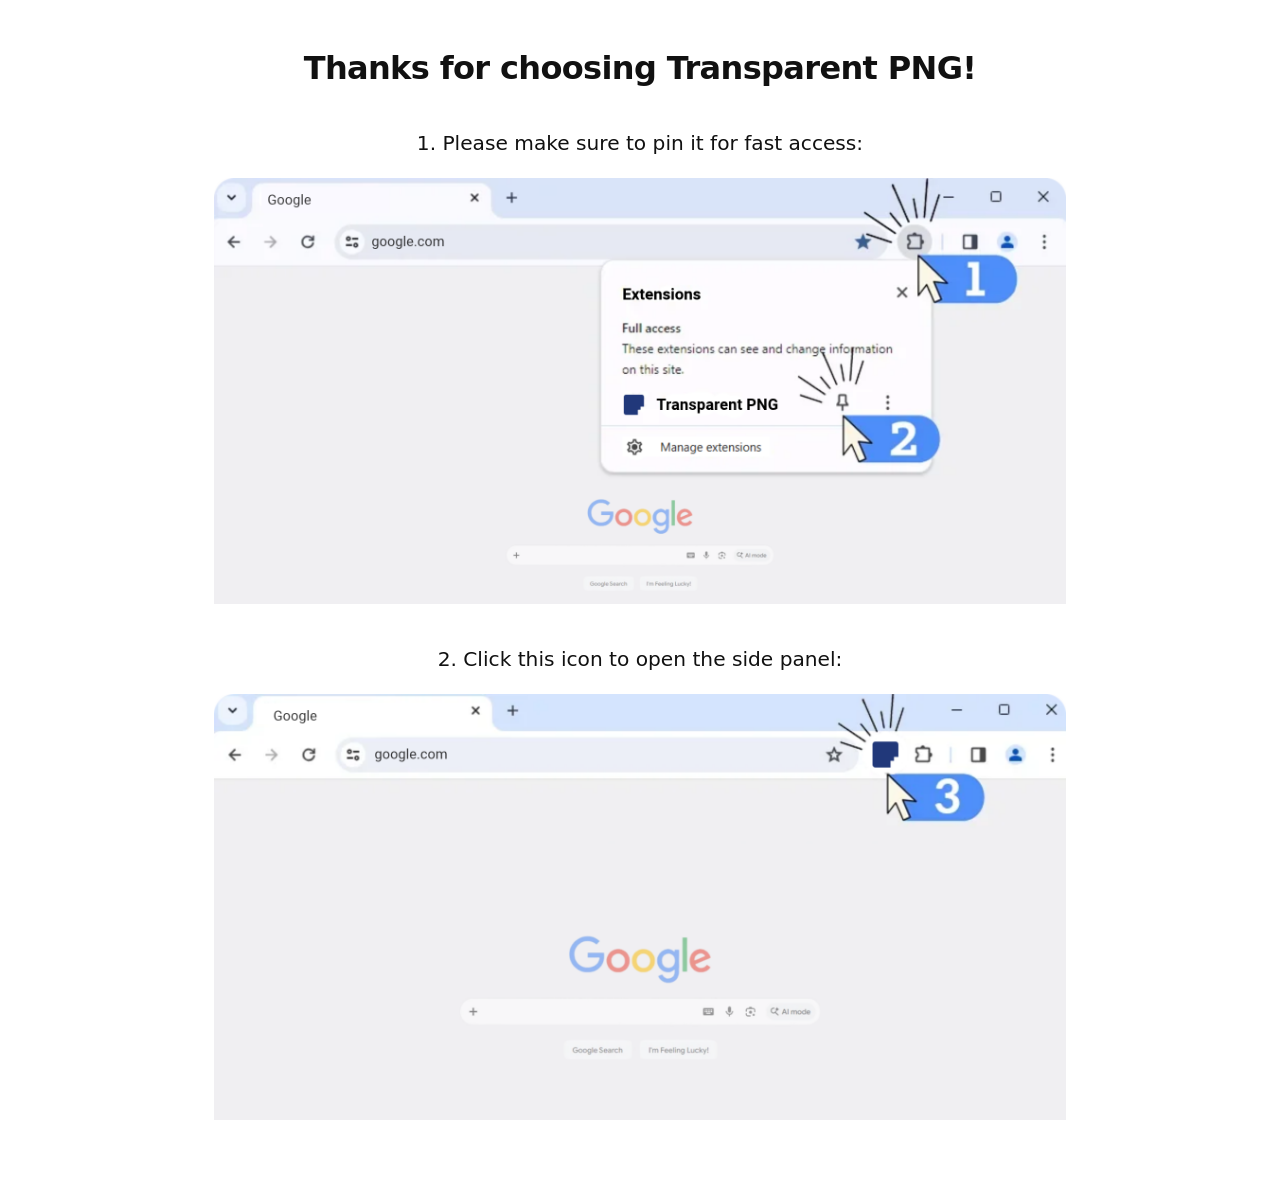
<file: index.html>
<!DOCTYPE html>
<html lang="en">
  <head>
    <meta charset="UTF-8" />
    <meta http-equiv="refresh" content="0; url=welcome.html" />
    <title>Transparent PNG</title>
  </head>
  <body>
    <p><a href="welcome.html">Transparent PNG</a></p>
  </body>
</html>
</file>
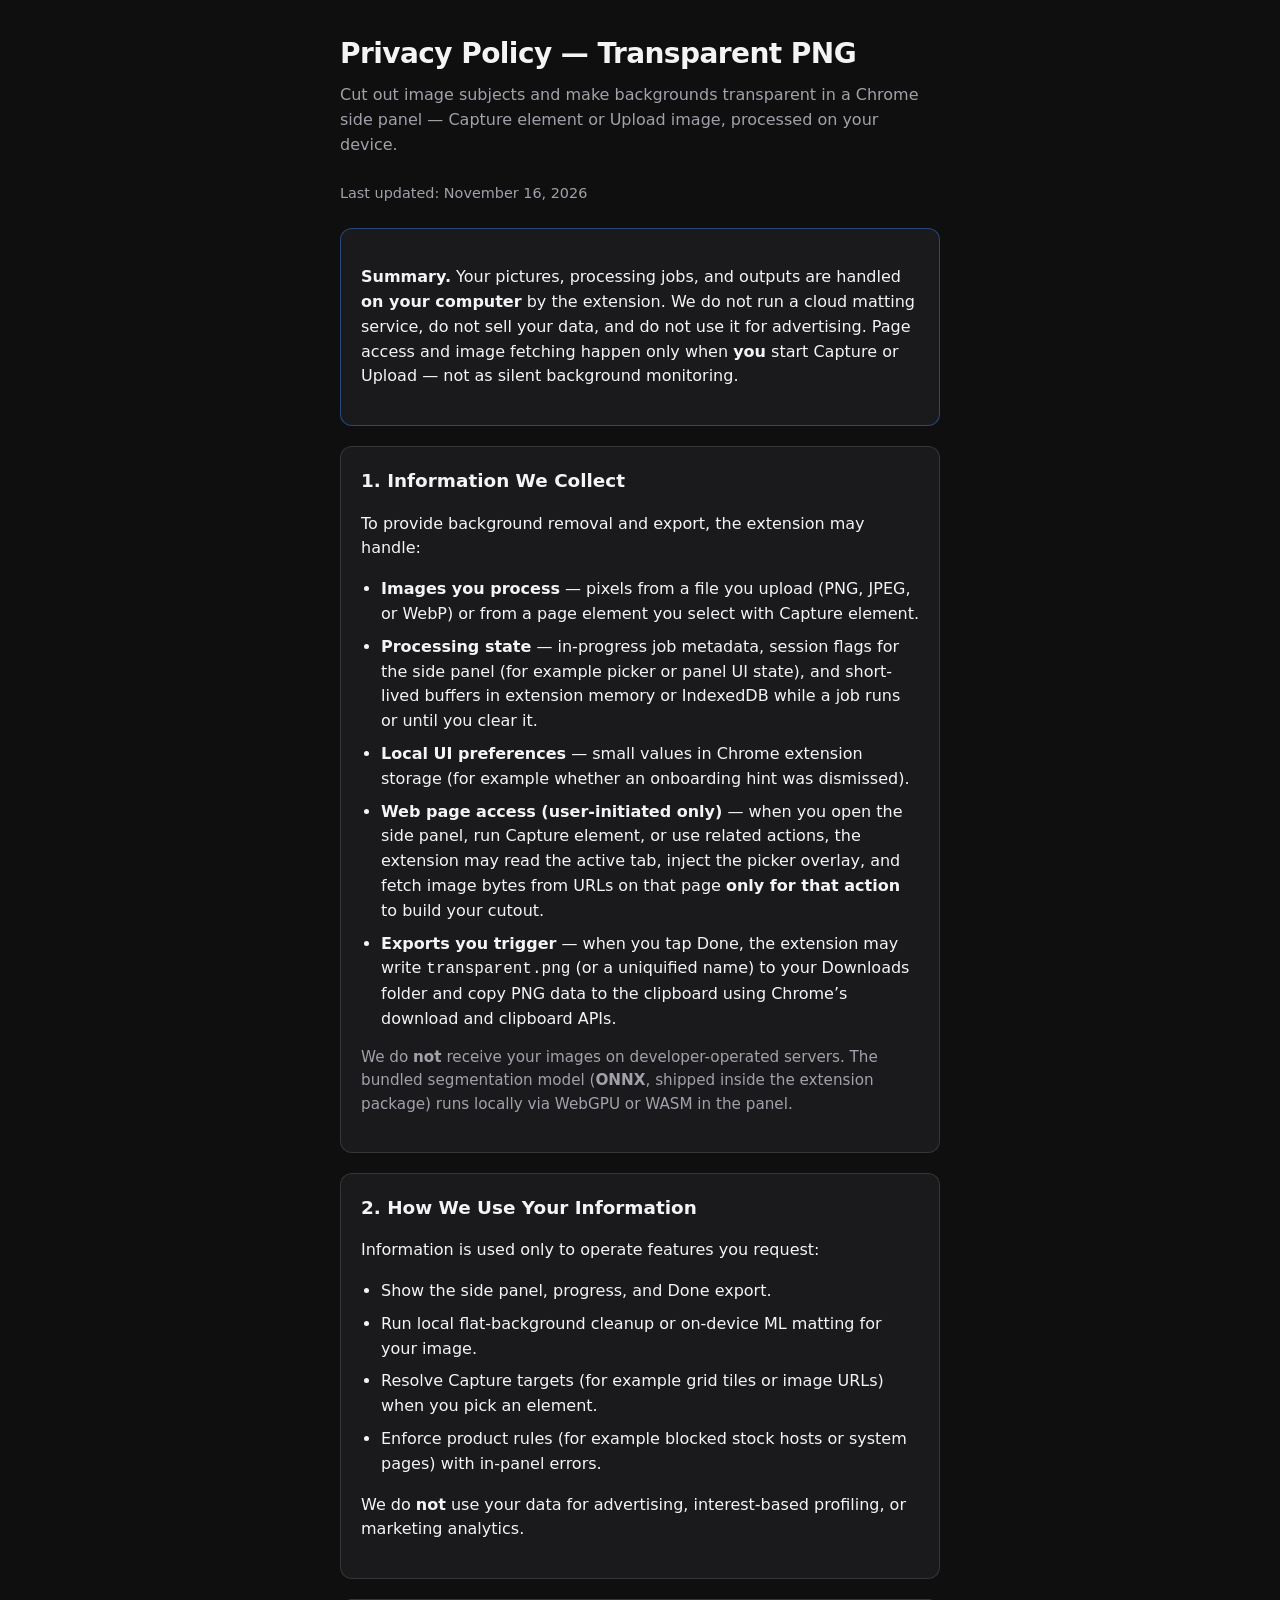
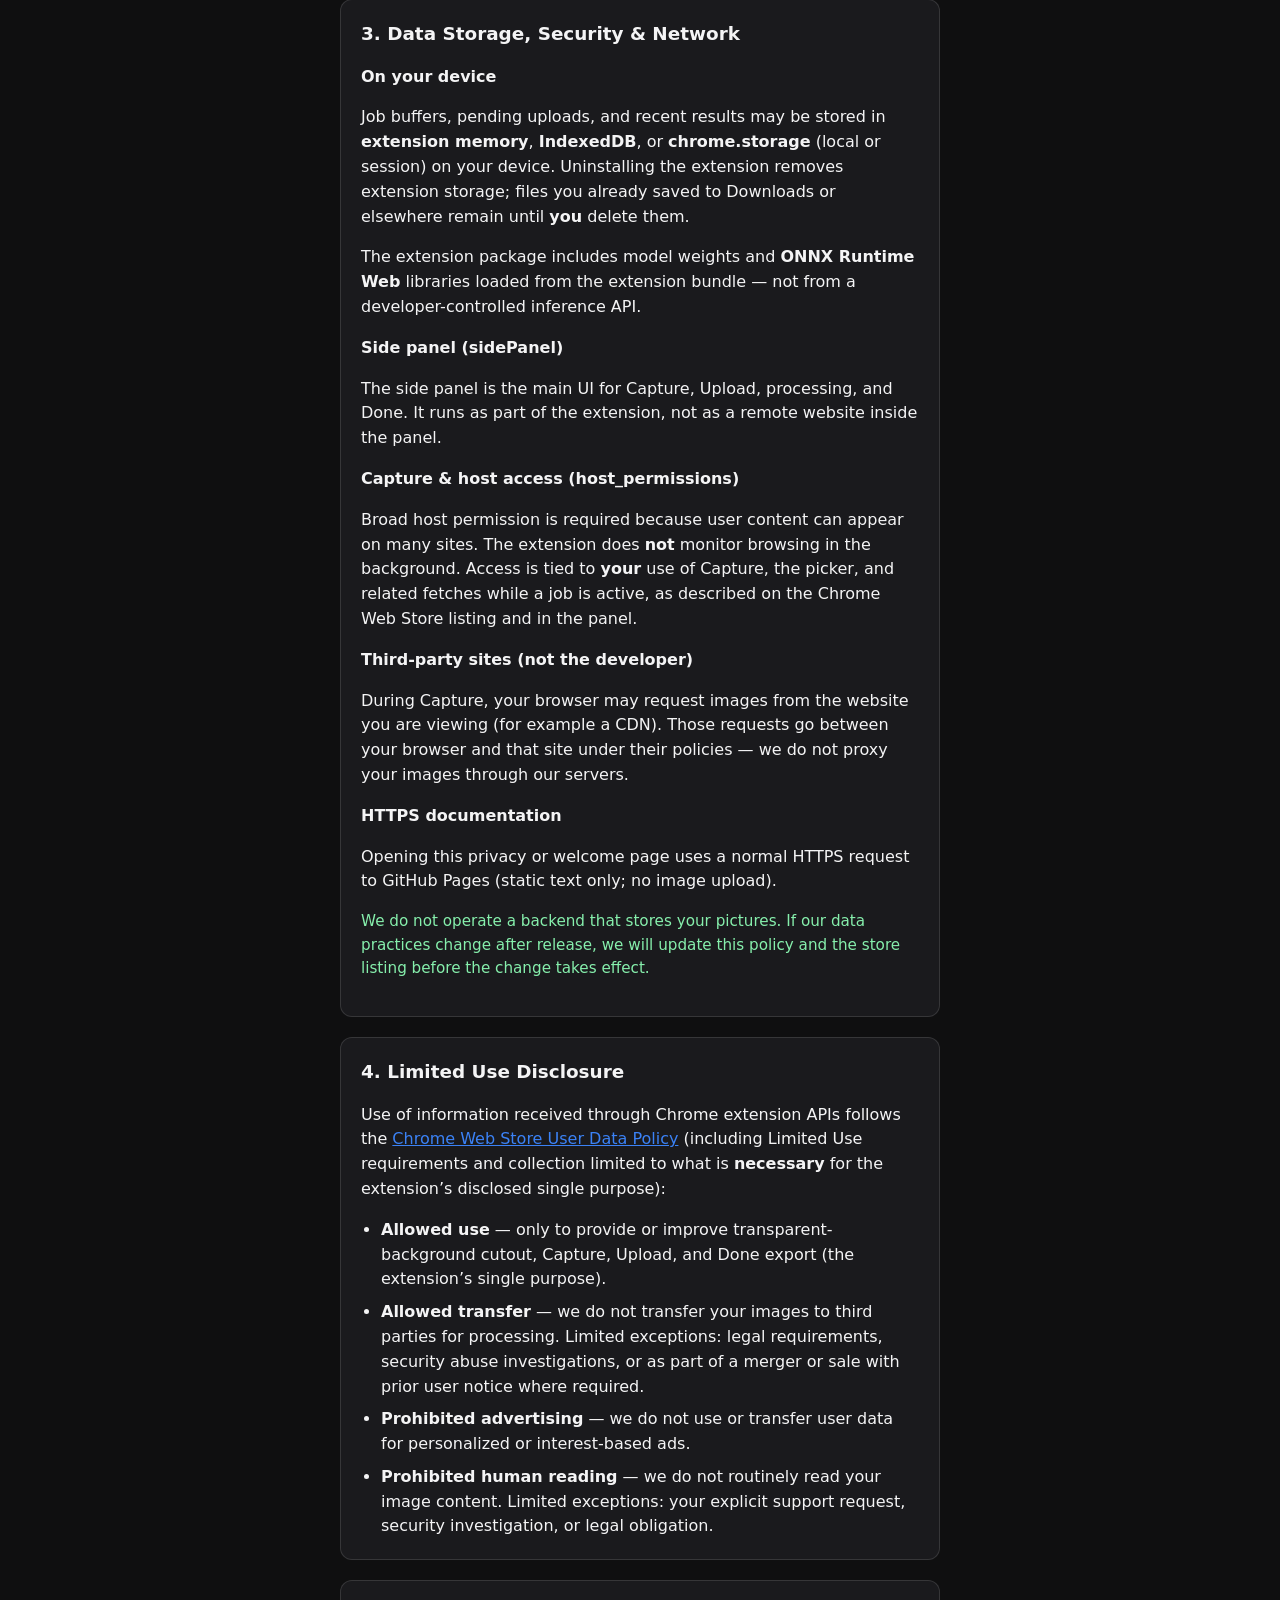
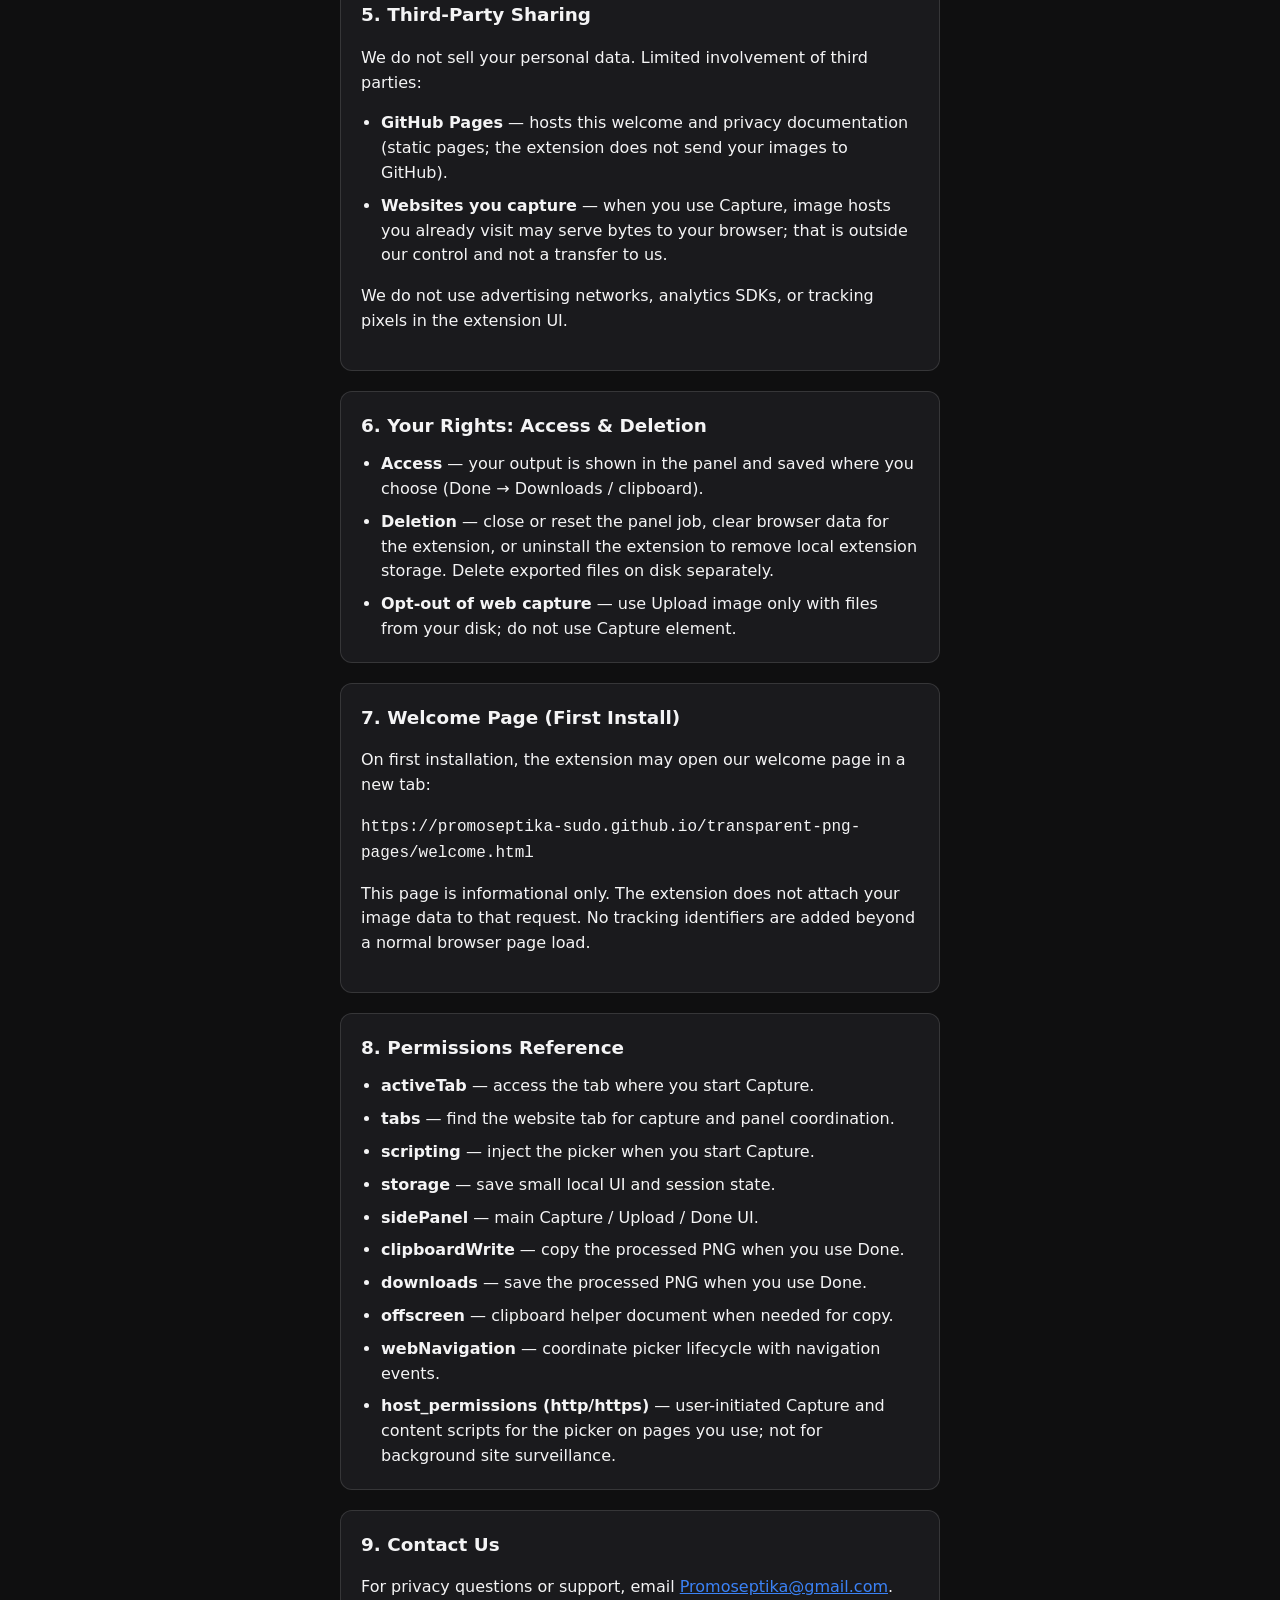
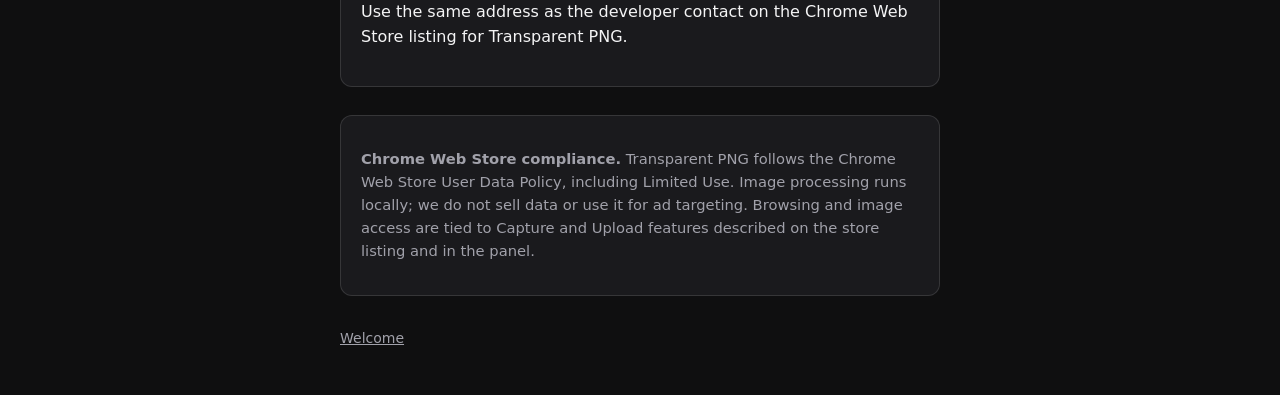
<file: privacy.html>
<!DOCTYPE html>
<html lang="en">
  <!--
    CWS — privacy.html:
    1. Last updated — sync with substantive edits.
    2. §8 Contact — Promoseptika@gmail.com (match CWS developer contact).
    3. §7 welcome URL must match live GitHub Pages and extension (when wired).
  -->
  <head>
    <meta charset="UTF-8" />
    <meta name="viewport" content="width=device-width, initial-scale=1" />
    <title>Privacy Policy — Transparent PNG</title>
    <link rel="stylesheet" href="styles.css" />
  </head>
  <body>
    <main>
      <h1>Privacy Policy — Transparent PNG</h1>
      <p class="lead">
        Cut out image subjects and make backgrounds transparent in a Chrome side panel — Capture
        element or Upload image, processed on your device.
      </p>
      <p class="updated">Last updated: November 16, 2026</p>

      <div class="card card-highlight">
        <p>
          <strong>Summary.</strong>
          Your pictures, processing jobs, and outputs are handled
          <strong>on your computer</strong> by the extension. We do not run a cloud matting service,
          do not sell your data, and do not use it for advertising. Page access and image fetching
          happen only when <strong>you</strong> start Capture or Upload — not as silent background
          monitoring.
        </p>
      </div>

      <div class="card">
        <h2>1. Information We Collect</h2>
        <p>To provide background removal and export, the extension may handle:</p>
        <ul>
          <li>
            <strong>Images you process</strong> — pixels from a file you upload (PNG, JPEG, or WebP)
            or from a page element you select with Capture element.
          </li>
          <li>
            <strong>Processing state</strong> — in-progress job metadata, session flags for the side
            panel (for example picker or panel UI state), and short-lived buffers in extension
            memory or IndexedDB while a job runs or until you clear it.
          </li>
          <li>
            <strong>Local UI preferences</strong> — small values in Chrome extension storage (for
            example whether an onboarding hint was dismissed).
          </li>
          <li>
            <strong>Web page access (user-initiated only)</strong> — when you open the side panel,
            run Capture element, or use related actions, the extension may read the active tab,
            inject the picker overlay, and fetch image bytes from URLs on that page
            <strong>only for that action</strong> to build your cutout.
          </li>
          <li>
            <strong>Exports you trigger</strong> — when you tap Done, the extension may write
            <code>transparent.png</code> (or a uniquified name) to your Downloads folder and copy PNG
            data to the clipboard using Chrome’s download and clipboard APIs.
          </li>
        </ul>
        <p class="notice">
          We do <strong>not</strong> receive your images on developer-operated servers. The bundled
          segmentation model (<strong>ONNX</strong>, shipped inside the extension package) runs locally
          via WebGPU or WASM in the panel.
        </p>
      </div>

      <div class="card">
        <h2>2. How We Use Your Information</h2>
        <p>Information is used only to operate features you request:</p>
        <ul>
          <li>Show the side panel, progress, and Done export.</li>
          <li>Run local flat-background cleanup or on-device ML matting for your image.</li>
          <li>Resolve Capture targets (for example grid tiles or image URLs) when you pick an element.</li>
          <li>Enforce product rules (for example blocked stock hosts or system pages) with in-panel errors.</li>
        </ul>
        <p>
          We do <strong>not</strong> use your data for advertising, interest-based profiling, or
          marketing analytics.
        </p>
      </div>

      <div class="card">
        <h2>3. Data Storage, Security &amp; Network</h2>

        <p><strong>On your device</strong></p>
        <p>
          Job buffers, pending uploads, and recent results may be stored in
          <strong>extension memory</strong>, <strong>IndexedDB</strong>, or
          <strong>chrome.storage</strong> (local or session) on your device. Uninstalling the
          extension removes extension storage; files you already saved to Downloads or elsewhere remain
          until <strong>you</strong> delete them.
        </p>
        <p>
          The extension package includes model weights and <strong>ONNX Runtime Web</strong> libraries
          loaded from the extension bundle — not from a developer-controlled inference API.
        </p>

        <p><strong>Side panel (sidePanel)</strong></p>
        <p>
          The side panel is the main UI for Capture, Upload, processing, and Done. It runs as part of
          the extension, not as a remote website inside the panel.
        </p>

        <p><strong>Capture &amp; host access (host_permissions)</strong></p>
        <p>
          Broad host permission is required because user content can appear on many sites. The
          extension does <strong>not</strong> monitor browsing in the background. Access is tied to
          <strong>your</strong> use of Capture, the picker, and related fetches while a job is active,
          as described on the Chrome Web Store listing and in the panel.
        </p>

        <p><strong>Third-party sites (not the developer)</strong></p>
        <p>
          During Capture, your browser may request images from the website you are viewing (for example
          a CDN). Those requests go between your browser and that site under their policies — we do not
          proxy your images through our servers.
        </p>

        <p><strong>HTTPS documentation</strong></p>
        <p>
          Opening this privacy or welcome page uses a normal HTTPS request to GitHub Pages (static
          text only; no image upload).
        </p>

        <p class="notice notice-success">
          We do not operate a backend that stores your pictures. If our data practices change after
          release, we will update this policy and the store listing before the change takes effect.
        </p>
      </div>

      <div class="card">
        <h2>4. Limited Use Disclosure</h2>
        <p>
          Use of information received through Chrome extension APIs follows the
          <a href="https://developer.chrome.com/docs/webstore/program-policies/limited-use/"
            >Chrome Web Store User Data Policy</a
          >
          (including Limited Use requirements and collection limited to what is
          <strong>necessary</strong> for the extension’s disclosed single purpose):
        </p>
        <ul>
          <li>
            <strong>Allowed use</strong> — only to provide or improve transparent-background cutout,
            Capture, Upload, and Done export (the extension’s single purpose).
          </li>
          <li>
            <strong>Allowed transfer</strong> — we do not transfer your images to third parties for
            processing. Limited exceptions: legal requirements, security abuse investigations, or as part
            of a merger or sale with prior user notice where required.
          </li>
          <li>
            <strong>Prohibited advertising</strong> — we do not use or transfer user data for
            personalized or interest-based ads.
          </li>
          <li>
            <strong>Prohibited human reading</strong> — we do not routinely read your image content.
            Limited exceptions: your explicit support request, security investigation, or legal
            obligation.
          </li>
        </ul>
      </div>

      <div class="card">
        <h2>5. Third-Party Sharing</h2>
        <p>We do not sell your personal data. Limited involvement of third parties:</p>
        <ul>
          <li>
            <strong>GitHub Pages</strong> — hosts this welcome and privacy documentation (static pages;
            the extension does not send your images to GitHub).
          </li>
          <li>
            <strong>Websites you capture</strong> — when you use Capture, image hosts you already visit may
            serve bytes to your browser; that is outside our control and not a transfer to us.
          </li>
        </ul>
        <p>
          We do not use advertising networks, analytics SDKs, or tracking pixels in the extension UI.
        </p>
      </div>

      <div class="card">
        <h2>6. Your Rights: Access &amp; Deletion</h2>
        <ul>
          <li>
            <strong>Access</strong> — your output is shown in the panel and saved where you choose (Done
            → Downloads / clipboard).
          </li>
          <li>
            <strong>Deletion</strong> — close or reset the panel job, clear browser data for the
            extension, or uninstall the extension to remove local extension storage. Delete exported files
            on disk separately.
          </li>
          <li>
            <strong>Opt-out of web capture</strong> — use Upload image only with files from your disk;
            do not use Capture element.
          </li>
        </ul>
      </div>

      <div class="card">
        <h2>7. Welcome Page (First Install)</h2>
        <p>On first installation, the extension may open our welcome page in a new tab:</p>
        <p>
          <code
            >https://promoseptika-sudo.github.io/transparent-png-pages/welcome.html</code
          >
        </p>
        <p>
          This page is informational only. The extension does not attach your image data to that
          request. No tracking identifiers are added beyond a normal browser page load.
        </p>
      </div>

      <div class="card" id="permissions">
        <h2>8. Permissions Reference</h2>
        <ul>
          <li><strong>activeTab</strong> — access the tab where you start Capture.</li>
          <li><strong>tabs</strong> — find the website tab for capture and panel coordination.</li>
          <li><strong>scripting</strong> — inject the picker when you start Capture.</li>
          <li><strong>storage</strong> — save small local UI and session state.</li>
          <li><strong>sidePanel</strong> — main Capture / Upload / Done UI.</li>
          <li><strong>clipboardWrite</strong> — copy the processed PNG when you use Done.</li>
          <li><strong>downloads</strong> — save the processed PNG when you use Done.</li>
          <li><strong>offscreen</strong> — clipboard helper document when needed for copy.</li>
          <li><strong>webNavigation</strong> — coordinate picker lifecycle with navigation events.</li>
          <li>
            <strong>host_permissions (http/https)</strong> — user-initiated Capture and content scripts
            for the picker on pages you use; not for background site surveillance.
          </li>
        </ul>
      </div>

      <div class="card">
        <h2>9. Contact Us</h2>
        <p>
          For privacy questions or support, email
          <a href="mailto:Promoseptika@gmail.com">Promoseptika@gmail.com</a>.
          Use the same address as the developer contact on the Chrome Web Store listing for Transparent
          PNG.
        </p>
      </div>

      <div class="compliance">
        <p>
          <strong>Chrome Web Store compliance.</strong>
          Transparent PNG follows the Chrome Web Store User Data Policy, including Limited Use.
          Image processing runs locally; we do not sell data or use it for ad targeting. Browsing and
          image access are tied to Capture and Upload features described on the store listing and in the
          panel.
        </p>
      </div>

      <footer>
        <a href="welcome.html">Welcome</a>
      </footer>
    </main>
  </body>
</html>
</file>
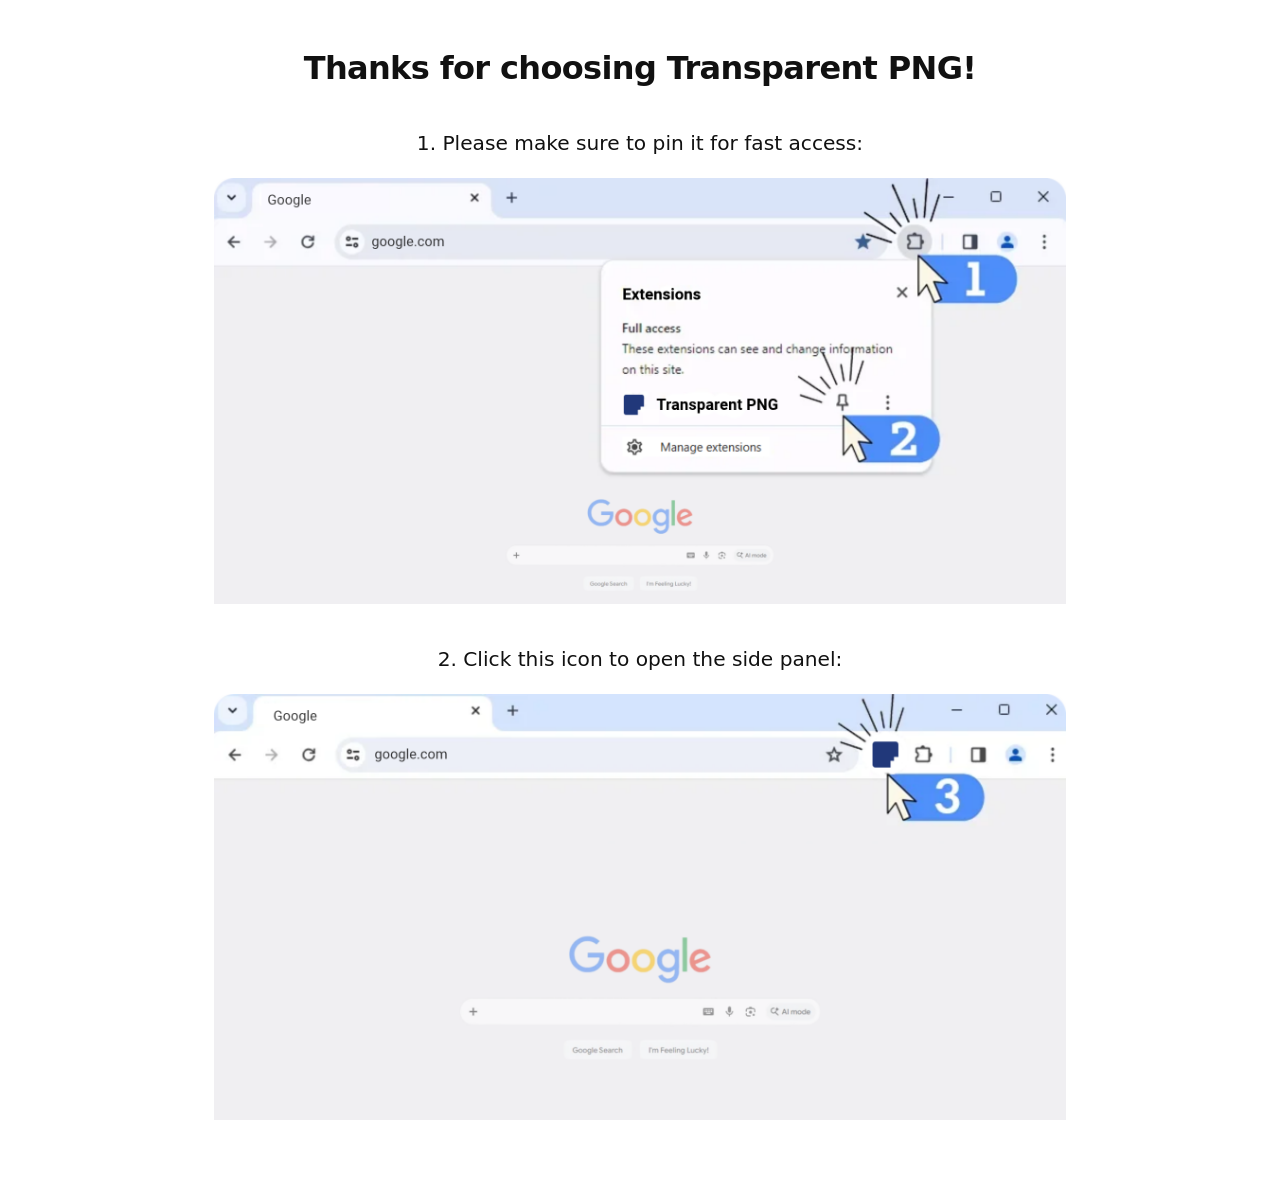
<file: welcome.html>
<!DOCTYPE html>
<html lang="en">
  <!--
    CWS deploy check:
    Public URL must match extension welcome URL and (later) privacy §7.
    Example: https://promoseptika-sudo.github.io/transparent-png-pages/welcome.html
  -->
  <head>
    <meta charset="UTF-8" />
    <meta name="viewport" content="width=device-width, initial-scale=1" />
    <title>Welcome — Transparent PNG</title>
    <link rel="stylesheet" href="styles.css" />
  </head>
  <body class="page-welcome">
    <main>
      <h1>Thanks for choosing Transparent PNG!</h1>

      <section class="welcome-step">
        <p class="welcome-step__text">1. Please make sure to pin it for fast access:</p>
        <img
          src="images/welcome-pin-step.png"
          alt="Pin Transparent PNG in the Chrome extensions menu"
          width="1800"
          height="900"
        />
      </section>

      <section class="welcome-step">
        <p class="welcome-step__text">2. Click this icon to open the side panel:</p>
        <img
          src="images/welcome-launch-step.png"
          alt="Click the Transparent PNG icon in the Chrome toolbar"
          width="1800"
          height="900"
        />
      </section>
    </main>
  </body>
</html>
</file>
<file: styles.css>
/* Transparent PNG — GitHub Pages (store). Matches extension dark theme. */
:root {
  color-scheme: dark;
  --bg: #0f0f10;
  --surface: #1a1a1d;
  --text: #f4f4f5;
  --muted: #a1a1aa;
  --border: rgba(255, 255, 255, 0.12);
  --accent: #3b82f6;
  --max: 640px;
}

* {
  box-sizing: border-box;
}

body {
  margin: 0;
  min-height: 100vh;
  font-family: system-ui, -apple-system, Segoe UI, Roboto, sans-serif;
  font-size: 16px;
  line-height: 1.55;
  background: var(--bg);
  color: var(--text);
}

main {
  max-width: var(--max);
  margin: 0 auto;
  padding: 32px 20px 48px;
}

h1 {
  margin: 0 0 8px;
  font-size: 1.75rem;
  letter-spacing: -0.02em;
}

h2 {
  margin: 0 0 12px;
  font-size: 1.15rem;
}

.lead {
  margin: 0 0 24px;
  color: var(--muted);
}

.updated {
  margin: 0 0 24px;
  font-size: 0.9rem;
  color: var(--muted);
}

.card {
  background: var(--surface);
  border: 1px solid var(--border);
  border-radius: 12px;
  padding: 20px;
  margin-bottom: 20px;
}

.card-highlight {
  border-color: rgba(59, 130, 246, 0.45);
}

.notice {
  margin-top: 14px;
  font-size: 0.95rem;
  color: var(--muted);
}

.notice-success {
  color: #86efac;
}

ul {
  margin: 0;
  padding-left: 1.25rem;
}

li {
  margin-bottom: 8px;
}

li:last-child {
  margin-bottom: 0;
}

a {
  color: var(--accent);
}

footer {
  margin-top: 32px;
  font-size: 0.875rem;
  color: var(--muted);
}

footer a {
  color: var(--muted);
}

.compliance {
  margin-top: 28px;
  padding: 18px 20px;
  border-radius: 12px;
  background: var(--surface);
  border: 1px solid var(--border);
  font-size: 0.92rem;
  color: var(--muted);
}

.form-frame {
  width: 100%;
  min-height: 420px;
  border: 0;
  border-radius: 8px;
  background: #fff;
}

.form-placeholder {
  padding: 24px;
  border: 1px dashed var(--border);
  border-radius: 8px;
  color: var(--muted);
  font-size: 0.9375rem;
}

.form-placeholder code {
  color: var(--text);
  font-size: 0.8125rem;
}

/* Welcome onboarding — light layout (CWS homepage) */
body.page-welcome {
  color-scheme: light;
  background: #fff;
  color: #111;
}

body.page-welcome main {
  max-width: 900px;
  padding: 48px 24px 64px;
  text-align: center;
}

body.page-welcome h1 {
  margin: 0 0 40px;
  font-size: clamp(1.5rem, 4vw, 2rem);
  font-weight: 700;
  line-height: 1.25;
  letter-spacing: -0.02em;
}

.welcome-step {
  margin-bottom: 40px;
}

.welcome-step:last-child {
  margin-bottom: 0;
}

.welcome-step__text {
  margin: 0 0 20px;
  font-size: 1.26rem;
  line-height: 1.5;
}

.welcome-step img {
  display: block;
  width: 100%;
  max-width: 1024px;
  height: auto;
  margin: 0 auto;
}
</file>
